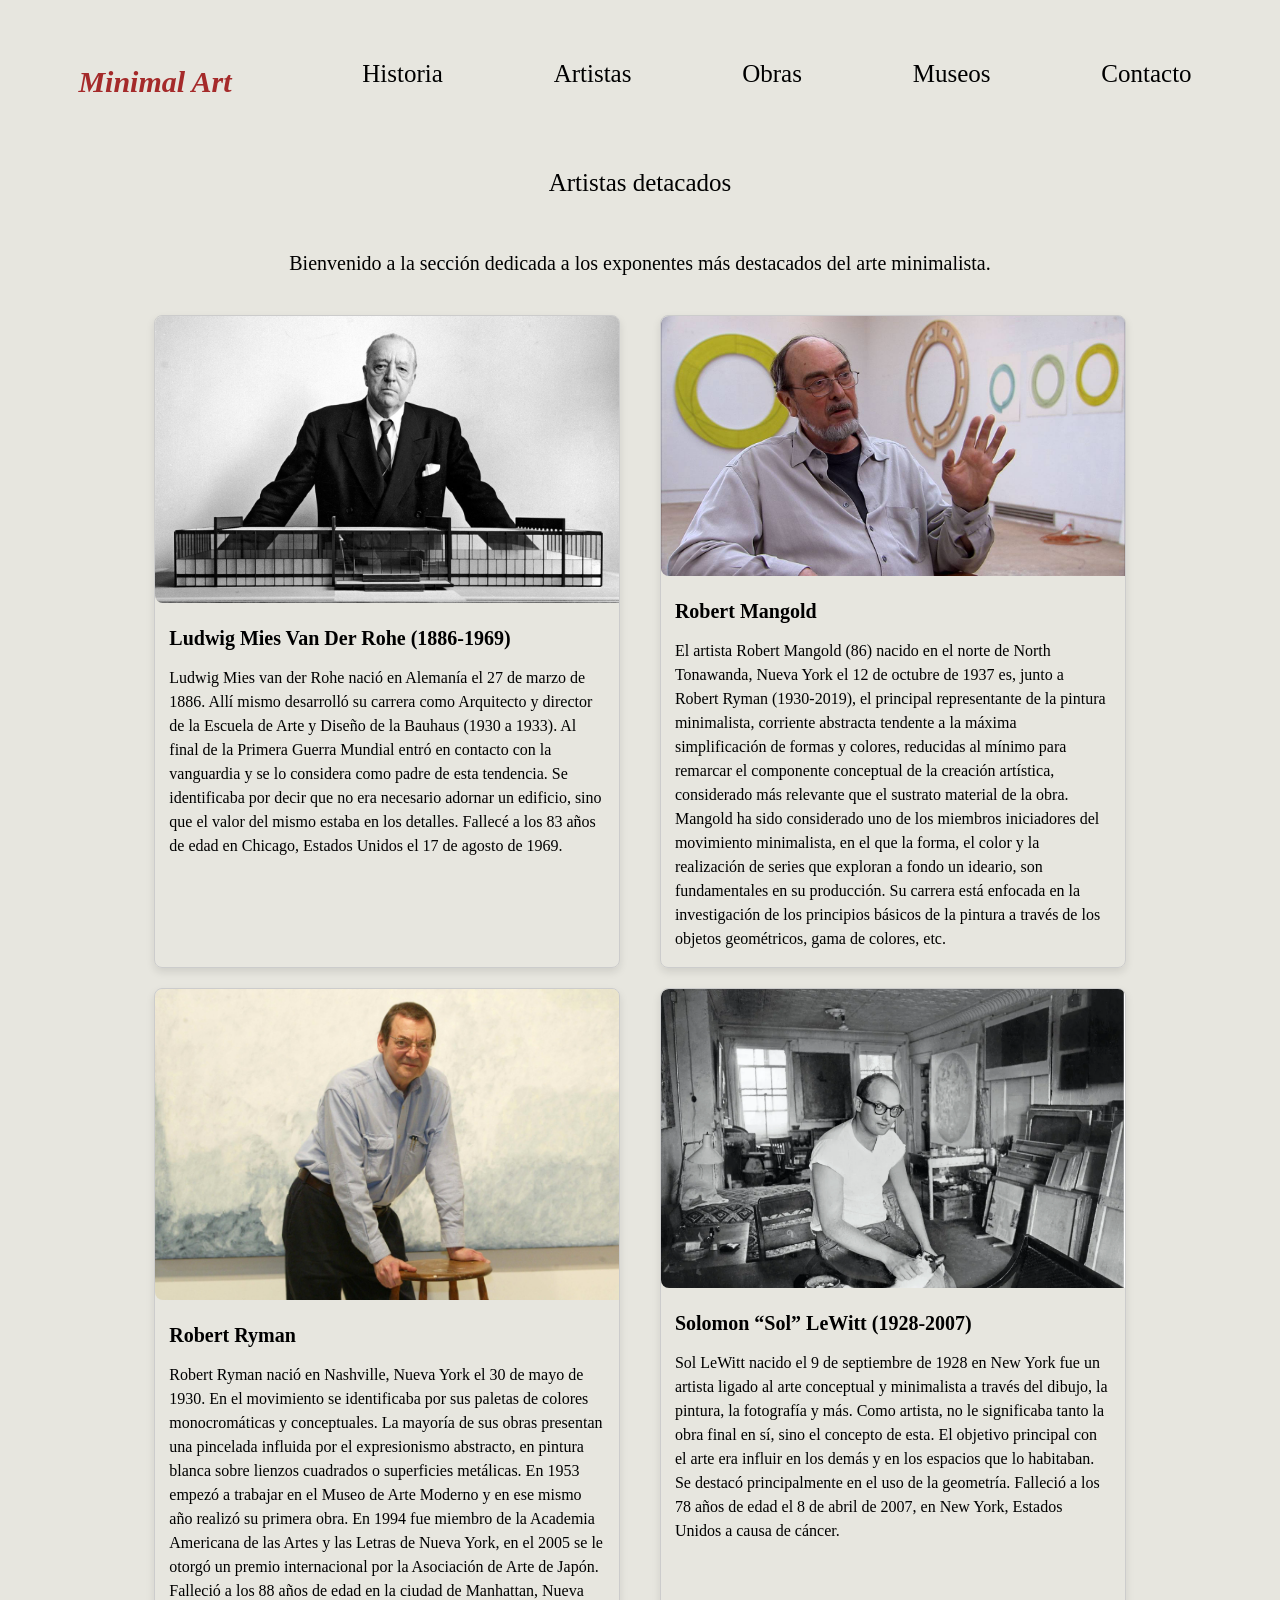
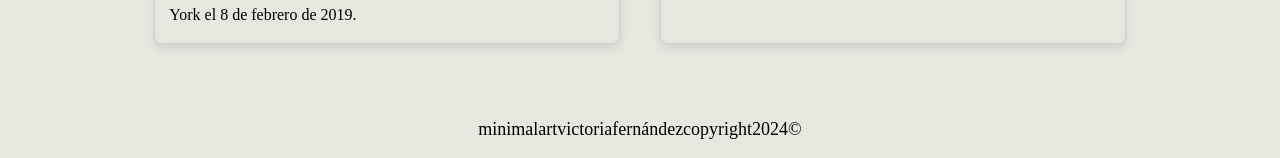
<file: artistas.html>
<!DOCTYPE html>
<html>
    <head>
     <meta charset="utf-8">
     <title> Minimal Art Web</title>
     <link href="estilos.css" rel="stylesheet" type="text/css">
     <meta name="viewport" content="width=device-width, initial-scale=1">
     <script src="https://ajax.googleapis.com/ajax/libs/jquery/3.5.1/jquery.min.js"></script>
     <script src="index.js"></script>
    </head>

    <body class="home-artistas">
        <header>
         <!--Título-web-->
            <div class="secciones">
                <div class="título-página">
                    <a class="navbar-brand" href="index.html">
                     <h3>Minimal Art</h3>
                    </a>
                </div>
             <!--Secciones-->
              <div class="col-sm-5"><a href="historia.html"><p>Historia</p></a></div>
              <div class="col-sm-5"><a href="artistas.html"><p>Artistas</p></a></div>
              <div class="col-sm-5"><a href="obras.html"><p>Obras</p></a></div>
              <div class="col-sm-5"><a href="museos.html"><p>Museos</p></a></div>
              <div class="col-sm-5"><a href="contacto.html"><p>Contacto</p></a></div>
            </div> 
        </header>

      <!--Título-sección-artistas-->
        <div class="título-sección-artistas">
         <p>Artistas detacados</p>
        </div>

        <!--Texto-introductorio-sección-artistas-->
        <div class="texto-introductorio-sección-artistas">
         <p>Bienvenido a la sección dedicada a los exponentes más destacados del arte minimalista. </p>
        </div>

        <!--Tarjetas-artistas-->
        <div class="card-container-artistas">
            <div class="card-artistas">
                <div class="card-body-artistas">
                    <div class="imagenes">
                     <img id="PrimeraImagen" src="./Imágenes/Artistas/Ludwig-Mies-Van-Der-Rohe/Retrato-Ludwig-Mies-Van-Der-Rohe-01.jpg" class="img-fluid rounded-start" alt="...">
                     <img class="SegundaImagen" src="./Imágenes/Artistas/Ludwig-Mies-Van-Der-Rohe/Retrato-Ludwig-Mies-Van-Der-Rohe-02.jpg" class="img-fluid rounded-start" alt="...">
                    </div>
                    <p class="card-title">Ludwig Mies Van Der Rohe (1886-1969)<p>
                    <p class="card-text">Ludwig Mies van der Rohe nació en Alemanía el 27 de marzo de 1886. Allí mismo desarrolló su carrera como Arquitecto y director de la Escuela de Arte y Diseño de la Bauhaus (1930 a 1933). 
                        Al final de la Primera Guerra Mundial entró en contacto con la vanguardia y  se lo considera como padre de esta tendencia. Se identificaba por decir que no era necesario adornar un edificio, sino que el valor del mismo estaba en los detalles.
                        Fallecé a los 83 años de edad en Chicago, Estados Unidos el 17 de agosto de 1969.
                    </p>
                </div>
            </div>
                

            <div class="card-artistas">
                <div class="card-body-artistas">
                    <div class="imagenes">
                     <img  id="PrimeraImagen" src="./Imágenes/Artistas/Robert-Mangold/Retrato-Robert-Mangold-01.jpg" class="img-fluid rounded-start" alt="...">
                     <img class="SegundaImagen" src="./Imágenes/Artistas/Robert-Mangold/Retrato-Robert-Mangold-02.jpg">
                    </div>
                    <p class="card-title">Robert Mangold<p>
                    <p class="card-text">El artista Robert Mangold (86) nacido en el norte de North Tonawanda, Nueva York el 12 de octubre de 1937 es, junto a Robert Ryman (1930-2019), el principal representante de la pintura minimalista, corriente abstracta tendente a la máxima simplificación de formas y colores, reducidas al mínimo para remarcar el componente conceptual de la creación artística, considerado más relevante que el sustrato material de la obra.
                        Mangold ha sido considerado uno de los miembros iniciadores del movimiento minimalista, en el que la forma, el color y la realización de series que exploran a fondo un ideario, son fundamentales en su producción.
                        Su carrera está enfocada en la investigación de los principios básicos de la pintura a través de los objetos geométricos, gama de colores, etc.
                    </p>
                </div>
            </div>
                
            <div class="card-artistas">
                <div class="card-body-artistas">
                    <div class="imagenes">
                     <img id="PrimeraImagen" src="./Imágenes/Artistas/Robert-Ryman/Retrato-Robert-Ryman-01.jpg" class="img-fluid rounded-start" alt="...">
                     <img class="SegundaImagen" src="./Imágenes/Artistas/Robert-Ryman/Retrato-Robert-Ryman-02.jpg">
                    </div>
                    <p class="card-title">Robert Ryman<p>
                    <p class="card-text">Robert Ryman nació en Nashville, Nueva York el 30 de mayo de 1930. En el movimiento se identificaba por sus paletas de colores monocromáticas y conceptuales. La mayoría de sus obras presentan una pincelada influida por el expresionismo abstracto, en pintura blanca sobre lienzos cuadrados o superficies metálicas.
                        En 1953 empezó a trabajar en el Museo de Arte Moderno y en ese mismo año realizó su primera obra. 
                        En 1994 fue miembro de la Academia Americana de las Artes y las Letras de Nueva York, en el 2005 se le otorgó un premio internacional por la Asociación de Arte de Japón. 
                        Falleció a los 88 años de edad en la ciudad de Manhattan, Nueva York el 8 de febrero de 2019. 
                    </p>
                </div>
            </div>
                
            <div class="card-artistas">
                <div class="card-body-artistas">
                    <div class="imagenes">
                     <img id="PrimeraImagen" src="./Imágenes/Artistas/Sol-Lewitt/Retrato-Sol-LeWitt-02.png" class="img-fluid rounded-start" alt="...">
                     <img class="SegundaImagen" src="./Imágenes/Artistas/Sol-Lewitt/Retrato-Sol-LeWitt-01.jpg">
                    </div>
                    <p class="card-title">Solomon “Sol” LeWitt (1928-2007)<p>
                    <p class="card-text">Sol LeWitt nacido el 9 de septiembre de 1928 en New York fue un artista ligado al arte conceptual y minimalista a través del dibujo, la pintura, la fotografía y más. 
                        Como artista, no le significaba tanto la obra final en sí, sino el concepto de esta. El objetivo principal con el arte era influir en los demás y en los espacios que lo habitaban. Se destacó principalmente en el uso de la geometría. 
                        Falleció a los 78 años de edad el 8 de abril de 2007, en New York, Estados Unidos a causa de cáncer. 
                    </p>
                </div>
            </div>
        </div>
    
        <!--Footer-->
        <footer>
            <div class="footer">
             <p class="copyright">minimalartvictoriafernándezcopyright2024©</p>
            </div>
        </footer>
    </body>
</html>
</file>
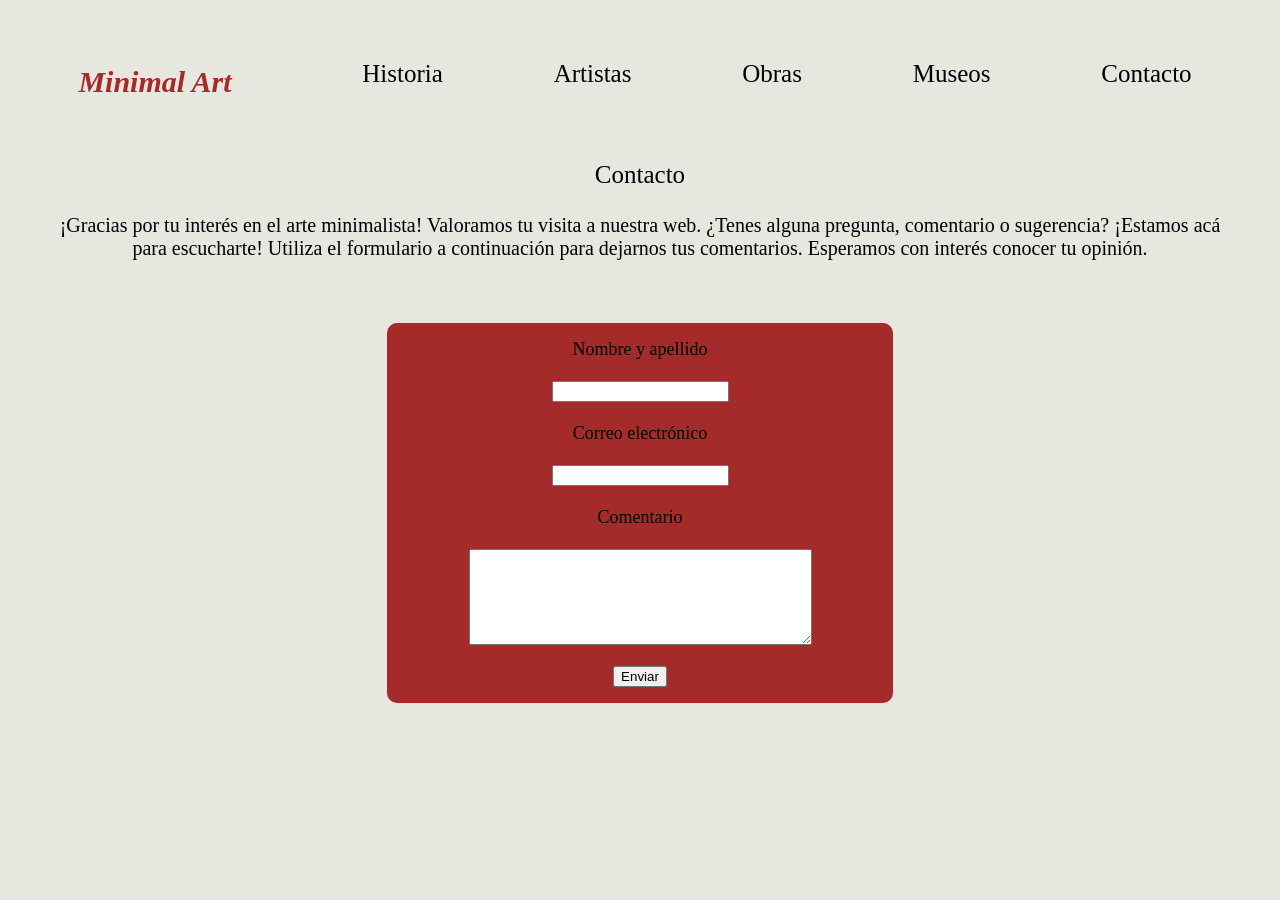
<file: contacto.html>
<!DOCTYPE html>
<html>
    <head>
     <meta charset="utf-8">
     <title> Minimal Art Web</title>
     <link href="estilos.css" rel="stylesheet" type="text/css">
     <meta name="viewport" content="width=device-width, initial-scale=1">
    </head>
    <body class="home-contacto">
        <header>
         <!--Título-web-->
            <div class="secciones">
                <div class="título-página">
                    <a class="navbar-brand" href="index.html">
                      <h6>Minimal Art</h6>
                    </a>
                </div>
             <!--Secciones-->
             <div class="col-sm-5"><a href="historia.html"><p>Historia</p></a></div>
             <div class="col-sm-5"><a href="artistas.html"><p>Artistas</p></a></div>
             <div class="col-sm-5"><a href="obras.html"><p>Obras</p></a></div>
             <div class="col-sm-5"><a href="museos.html"><p>Museos</p></a></div>
             <div class="col-sm-5"><a href="contacto.html"><p>Contacto</p></a></div>
            </div> 
        </header>
     <!--Título-sección-contacto-->
        <div class="título-sección-contacto">
            <p>Contacto</p>
        </div>

     <!--Texto-sección-contacto-->
        <div class="texto-sección-contacto">
         <p>¡Gracias por tu interés en el arte minimalista! Valoramos tu visita a nuestra web. ¿Tenes alguna pregunta, comentario o sugerencia? ¡Estamos acá para escucharte! Utiliza el formulario a continuación para dejarnos tus comentarios. Esperamos con interés conocer tu opinión.</p>
        </div>

     <!--Formulario-->
        <form action="">
         <label for="fname">Nombre y apellido</label><br>
         <input type="text" id="fname" name="fname"><br>
         
         <label for="lname">Correo electrónico</label><br>
         <input type="text" id="correo-electrónico" name="correo-electrónico"><br>
         
         <label for="lname">Comentario</label><br>
         <textarea id="message" name="message" rows="6" cols="40"></textarea><br>
         <button type="enviar">Enviar</button>
        </form>
    </body>
</html>
</file>
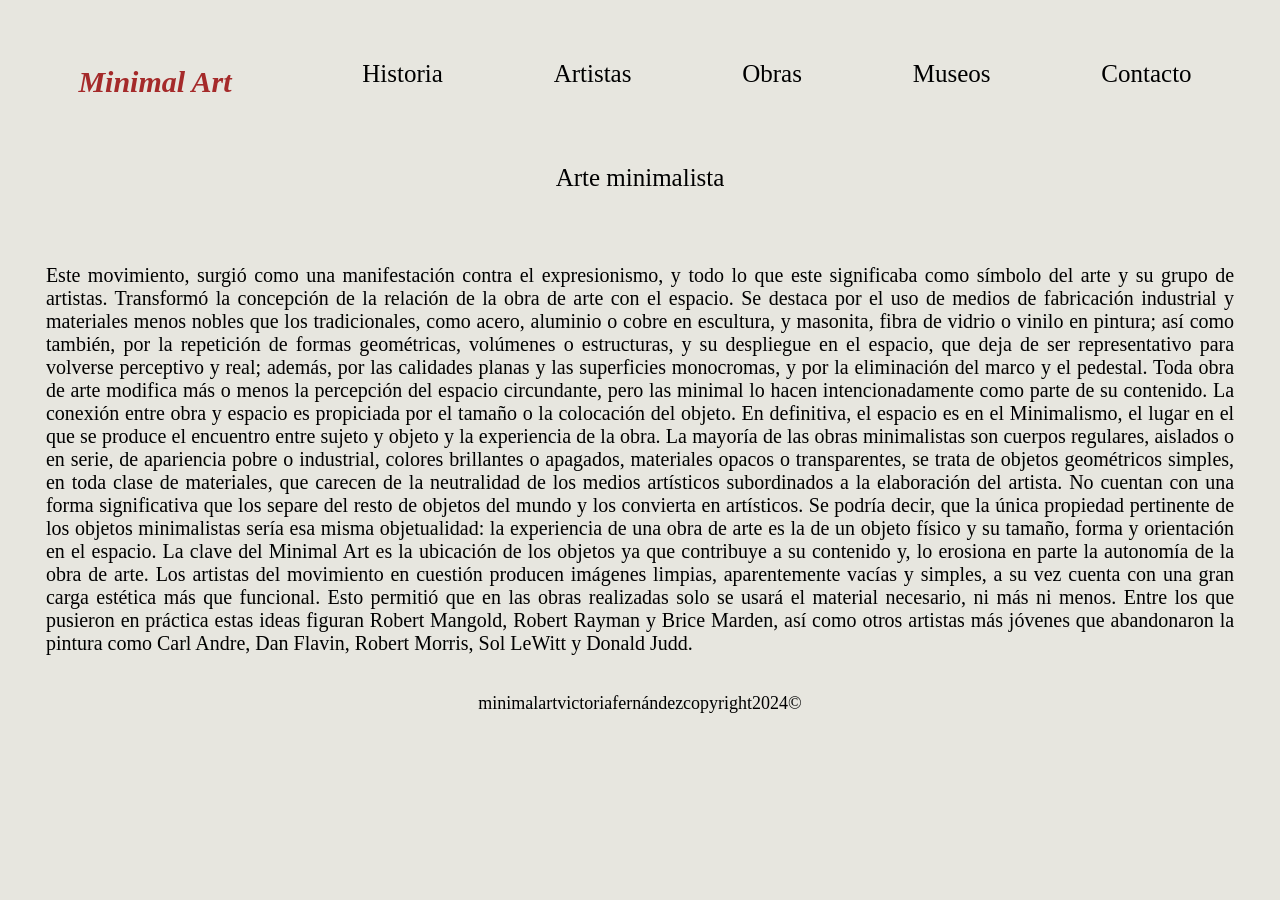
<file: historia.html>
<!DOCTYPE html>
<html>
    <head>
     <meta charset="utf-8">
     <title> Minimal Art Web</title>
     <link href="estilos.css" rel="stylesheet" type="text/css">
     <meta name="viewport" content="width=device-width, initial-scale=1">
    </head>
    <body class="home-historia">
        <header>
         <!--Título-web-->
            <div class="secciones">
                <div class="título-página">
                    <a class="navbar-brand" href="index.html">
                      <h2>Minimal Art</h2>
                    </a>
                </div>
             <!--Secciones-->
             <div class="col-sm-5"><a href="historia.html"><p>Historia</p></a></div>
             <div class="col-sm-5"><a href="artistas.html"><p>Artistas</p></a></div>
             <div class="col-sm-5"><a href="obras.html"><p>Obras</p></a></div>
             <div class="col-sm-5"><a href="museos.html"><p>Museos</p></a></div>
             <div class="col-sm-5"><a href="contacto.html"><p>Contacto</p></a></div>
            </div> 
        </header>

        <div class="título-sección-historia">
            <p>Arte minimalista</p>
        </div>

        

      <!--Información-arte-minimalista-->
        <div class="info-arte-minimalista">
            <p> Este movimiento, surgió como una manifestación contra el expresionismo, y todo lo que este significaba como símbolo del arte y su grupo de artistas. Transformó la concepción de la relación de la obra de arte con el espacio. 
               
               Se destaca por el uso de medios de fabricación industrial y materiales menos nobles que los tradicionales, como acero, aluminio o cobre en escultura, y masonita, fibra de vidrio o vinilo en pintura; así como también, por la repetición de formas geométricas, volúmenes o estructuras, y su despliegue 
               en el espacio, que deja de ser representativo para volverse perceptivo y real; además, por las calidades planas y las superficies monocromas, y por la eliminación del marco y el pedestal. 
            
               Toda obra de arte modifica más o menos la percepción del espacio circundante, pero las minimal lo hacen intencionadamente como parte de su contenido. La conexión entre obra y espacio es propiciada por el tamaño o la colocación del objeto. En definitiva, el espacio es en el Minimalismo, 
               el lugar en el que se produce el encuentro entre sujeto y objeto y la experiencia de la obra.
            
               La mayoría de las obras minimalistas son cuerpos regulares, aislados o en serie, de apariencia pobre o industrial, colores brillantes o apagados, materiales opacos o transparentes, se trata de objetos geométricos simples, en toda clase de materiales, que carecen de la neutralidad de 
               los medios artísticos subordinados a la elaboración del artista.
            
               No cuentan con una forma significativa que los separe del resto de objetos del mundo y los convierta en artísticos. Se podría decir, que la única propiedad pertinente de los objetos minimalistas sería esa misma objetualidad: la experiencia de una obra de arte es la de un objeto físico 
               y su tamaño, forma y orientación en el espacio.
            
              La clave del Minimal Art es la ubicación de los objetos ya que contribuye a su contenido y, lo erosiona en parte la autonomía de la obra de arte.
            
              Los artistas del movimiento en cuestión producen imágenes limpias, aparentemente vacías y simples, a su vez cuenta con una gran carga estética más que funcional. Esto permitió que en las obras realizadas solo se usará el material necesario, ni más ni menos. 
            
              Entre los que pusieron en práctica estas ideas figuran Robert Mangold, Robert Rayman y Brice Marden, así como otros artistas más jóvenes que abandonaron la pintura como Carl Andre, Dan Flavin, Robert Morris, Sol LeWitt y Donald Judd.
            </p>
        </div>

     <!--Footer-->
        <footer>
            <div class="footer">
             <p class="copyright">minimalartvictoriafernándezcopyright2024©</p>
            </div>
        </footer>
    </body>
</html>
</file>
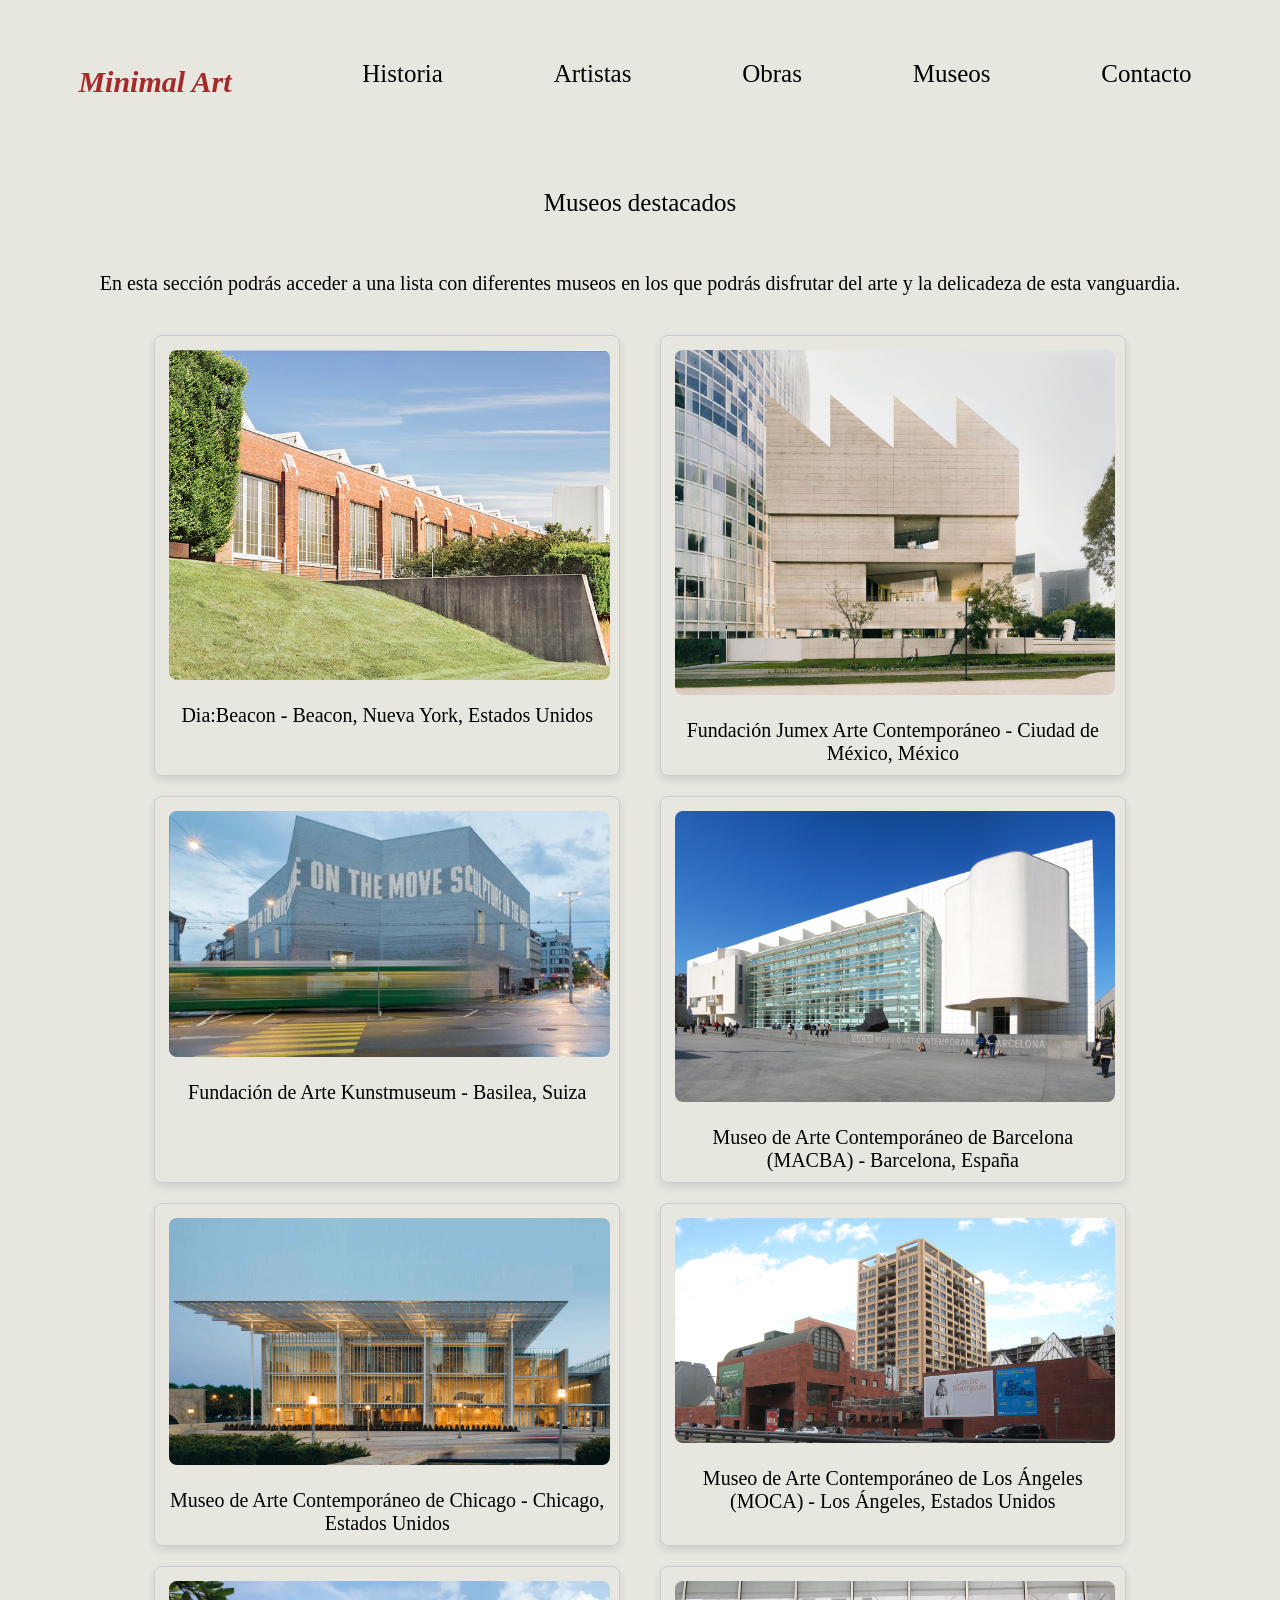
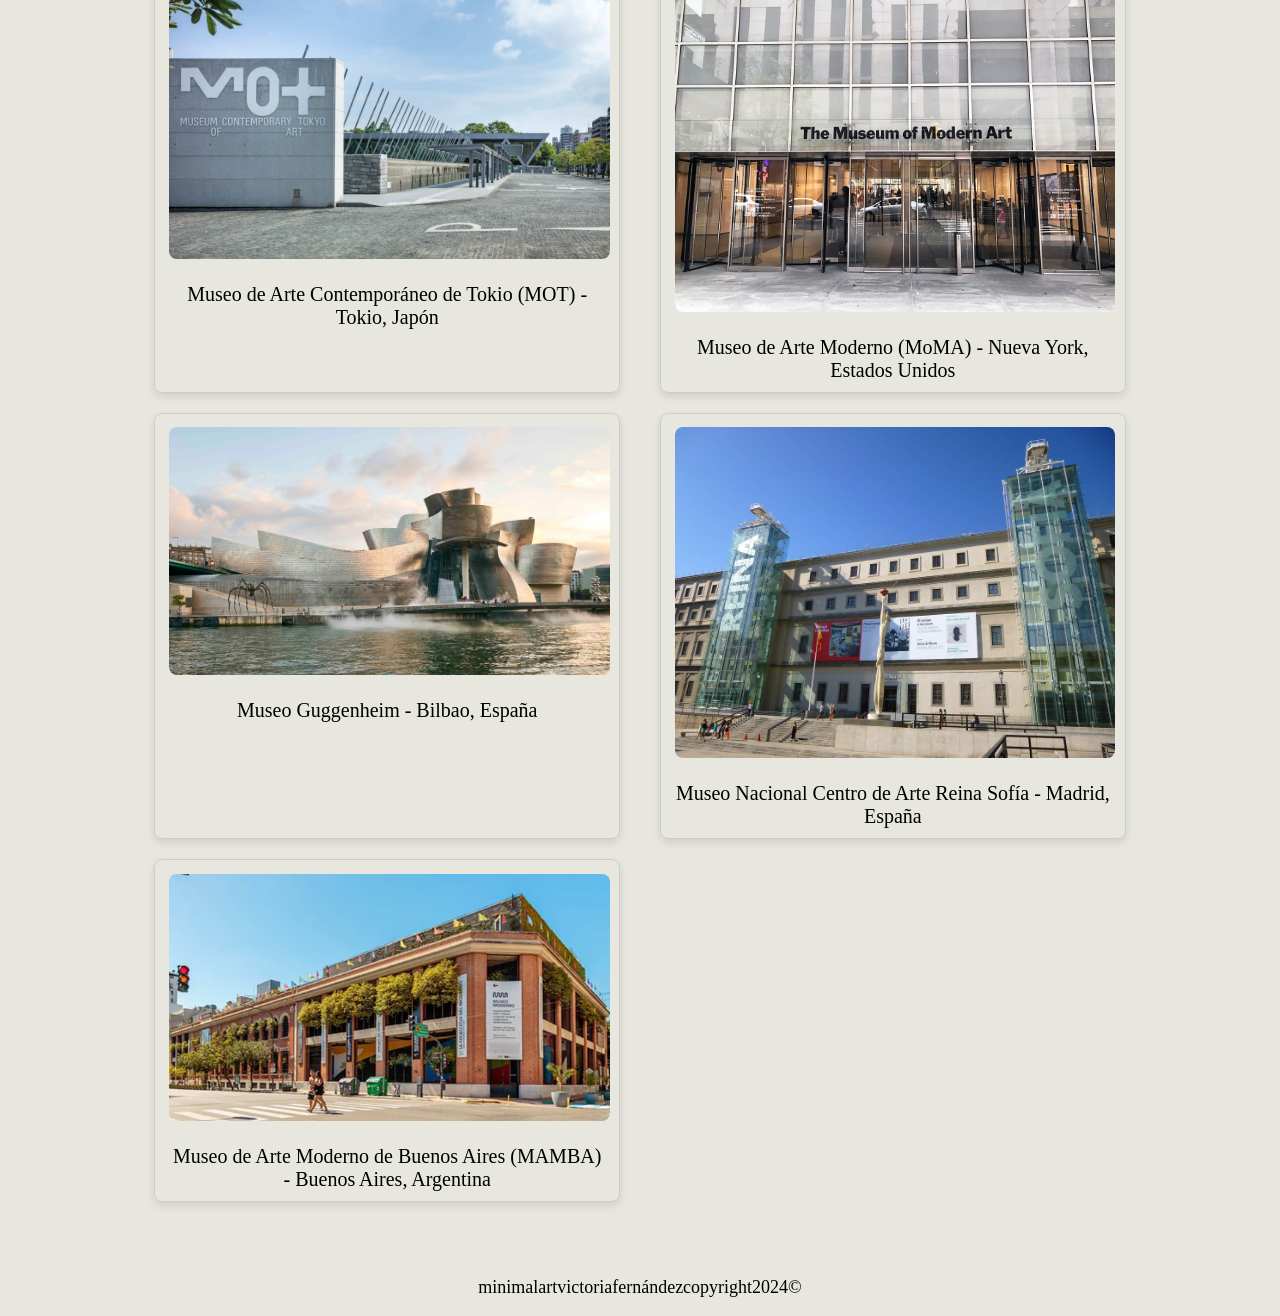
<file: museos.html>
<!DOCTYPE html>
<html>
    <head>
     <meta charset="utf-8">
     <title> Minimal Art Web</title>
     <link href="estilos.css" rel="stylesheet" type="text/css">
     <meta name="viewport" content="width=device-width, initial-scale=1">
    </head>

    <body class="home-museos">
        <header>
         <!--Título-web-->
            <div class="secciones">
                <div class="título-página">
                    <a class="navbar-brand" href="index.html">
                     <h5>Minimal Art</h5>
                    </a>
                </div>
             <!--Secciones-->
              <div class="col-sm-5"><a href="historia.html"><p>Historia</p></a></div>
              <div class="col-sm-5"><a href="artistas.html"><p>Artistas</p></a></div>
              <div class="col-sm-5"><a href="obras.html"><p>Obras</p></a></div>
              <div class="col-sm-5"><a href="museos.html"><p>Museos</p></a></div>
              <div class="col-sm-5"><a href="contacto.html"><p>Contacto</p></a></div>
            </div> 
        </header>

      <!--Título-sección-artistas-->
        <div class="título-sección-museos">
         <p>Museos destacados</p>
        </div>

     <!--Texto-introductorio-sección-museos-->
        <div class="texto-introductorio-sección-museos">
         <p>En esta sección podrás acceder a una lista con diferentes museos en los que podrás disfrutar del arte y la delicadeza de esta vanguardia.</p>
        </div>

     <!--Lista-museos-del-mundo-arte-minimalista-->
        <div class="card-container-museos">
            <div class="card-body-museos">
                <img src="./Imágenes/Museos/Museo-Día-Beacon.jpeg" class="img-fluid rounded-start" alt="...">
                <p>Dia:Beacon - Beacon, Nueva York, Estados Unidos</p>
            </div>

            <div class="card-body-museos">
                <img src="./Imágenes/Museos/Fundación-Jumex.jpeg" class="img-fluid rounded-start" alt="...">
                <p>Fundación Jumex Arte Contemporáneo - Ciudad de México, México</p>
            </div>

            <div class="card-body-museos">
                <img src="./Imágenes/Museos/Kunstmuseum-Basilea.jpeg" class="img-fluid rounded-start" alt="...">
                <p>Fundación de Arte Kunstmuseum - Basilea, Suiza</p>
            </div>
                

            <div class="card-body-museos">
                <img src="./Imágenes/Museos/Museo-MACBA.jpeg" class="img-fluid rounded-start" alt="...">
                <p>Museo de Arte Contemporáneo de Barcelona (MACBA) - Barcelona, España</p>
            </div>
                

            <div class="card-body-museos">
                <img src="./Imágenes/Museos/Museo-Arte-Chicago.webp" class="img-fluid rounded-start" alt="...">
                <p>Museo de Arte Contemporáneo de Chicago - Chicago, Estados Unidos</p>
            </div>
                

            <div class="card-body-museos">
                <img src="./Imágenes/Museos/Museo-MOCA.jpeg" class="img-fluid rounded-start" alt="...">
                <p>Museo de Arte Contemporáneo de Los Ángeles (MOCA) - Los Ángeles, Estados Unidos</p>
            </div>
                

            <div class="card-body-museos">
                <img src="./Imágenes/Museos/Museo-MOT.webp" class="img-fluid rounded-start" alt="...">
                <p>Museo de Arte Contemporáneo de Tokio (MOT) - Tokio, Japón</p>
            </div>
                

            <div class="card-body-museos">
                <img src="./Imágenes/Museos/Museo-MoMA.jpeg" class="img-fluid rounded-start" alt="...">
                <p>Museo de Arte Moderno (MoMA) - Nueva York, Estados Unidos</p>
            </div>
                

            <div class="card-body-museos">
                <img src="./Imágenes/Museos/Museo-Guggenheim.jpeg" class="img-fluid rounded-start" alt="...">
                <p>Museo Guggenheim - Bilbao, España</p>
            </div>
                

            <div class="card-body-museos">
                <img src="./Imágenes/Museos/Museo-Reina-Sofia.jpeg" class="img-fluid rounded-start" alt="...">
                <p> Museo Nacional Centro de Arte Reina Sofía - Madrid, España</p>
            </div>
                

            <div class="card-body-museos">
                <img src="./Imágenes/Museos/Museo-MAMBA.avif" class="img-fluid rounded-start" alt="...">
                <p>Museo de Arte Moderno de Buenos Aires (MAMBA) - Buenos Aires, Argentina</p>
            </div>

        </div>

     <!--Footer-->
        <footer>
            <div class="footer">
             <p class="copyright">minimalartvictoriafernándezcopyright2024©</p>
            </div>
        </footer>
     <script src="index.js"></script>
    </body>
</html>
</file>
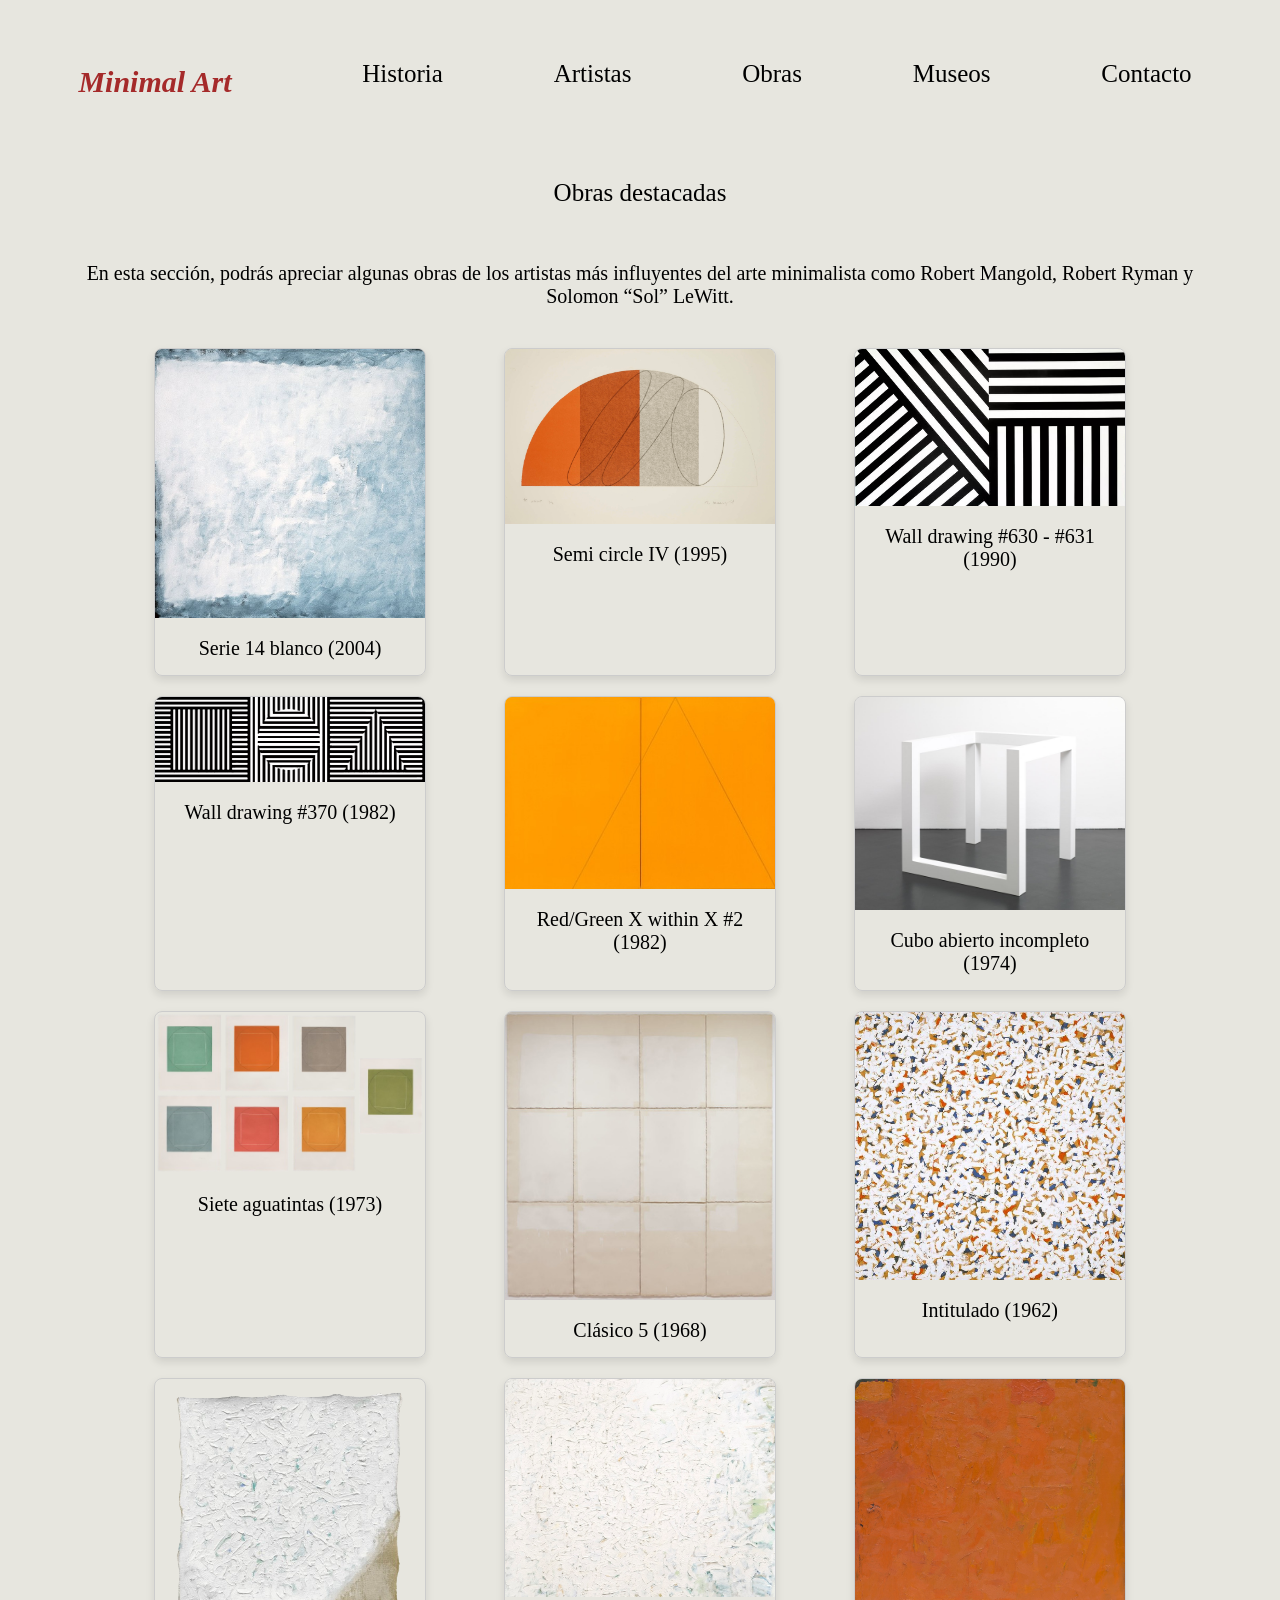
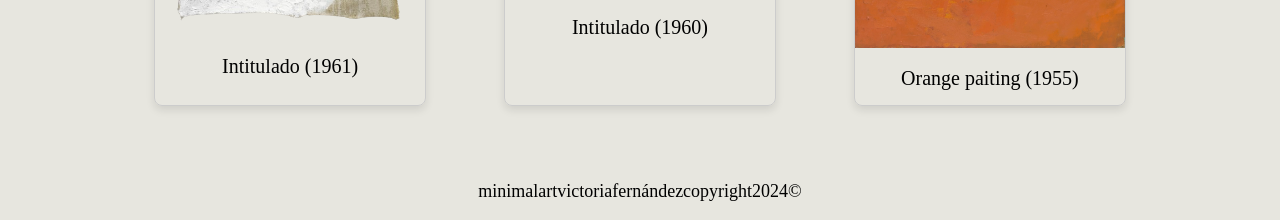
<file: obras.html>
<!DOCTYPE html>
<html>
  <head>
    <meta charset="utf-8">
    <title> Minimal Art Web</title>
    <link href="estilos.css" rel="stylesheet" type="text/css">
    <meta name="viewport" content="width=device-width, initial-scale=1">
  </head>

  <body class="home-obras">
    <header>
      <!--Título-web-->
      <div class="secciones">
        <div class="título-página">
          <a class="navbar-brand" href="index.html">
            <h4>Minimal Art</h4>
          </a>
        </div>
        <!--Secciones-->
        <div class="col-sm-5"><a href="historia.html"><p>Historia</p></a></div>
        <div class="col-sm-5"><a href="artistas.html"><p>Artistas</p></a></div>
        <div class="col-sm-5"><a href="obras.html"><p>Obras</p></a></div>
        <div class="col-sm-5"><a href="museos.html"><p>Museos</p></a></div>
        <div class="col-sm-5"><a href="contacto.html"><p>Contacto</p></a></div>
      </div> 
    </header>

    <!--Título-sección-compra-->
    <div class="título-sección-obras">
      <p>Obras destacadas</p>
    </div>

    <div class="texto-introductorio-sección-obras">
      <p>En esta sección, podrás apreciar algunas obras de los artistas más influyentes del arte minimalista como Robert Mangold, Robert Ryman y Solomon “Sol” LeWitt. </p>
    </div>

    <!--Galería-de-imágenes-sección-obras-->
    <div class="gallery-container-obras">
      <div class="gallery">
        <a target="_blank" href="">
         <img src="./Imágenes/Obras/Robert-Ryman/Robert-Ryman-serie-14.jpeg" alt="Forest" width="600" height="400">
        </a>
        <div class="desc">Serie 14 blanco (2004)</div>
      </div>

      <div class="gallery">
        <a target="_blank" href="">
         <img src="./Imágenes/Obras/Robert-Mangold/Semi-Circle-IV.jpg" alt="Northern Lights" width="600" height="400">
        </a>
       <div class="desc">Semi circle IV (1995)</div>
      </div>

      <div class="gallery">
        <a target="_blank" href="">
         <img src="./Imágenes/Obras/Sol-Lewitt/Wall-Drawing-630-631.jpg" alt="Mountains" width="600" height="400">
        </a>
        <div class="desc">Wall drawing #630 - #631 (1990)</div>
      </div>

      <div class="gallery">
        <a target="_blank" href="">
         <img src="./Imágenes/Obras/Sol-Lewitt/Wall-Drawing-370.webp" alt="Forest" width="600" height="400">
        </a>
       <div class="desc">Wall drawing #370 (1982)</div>
      </div>

      <div class="gallery">
        <a target="_blank" href="">
         <img src="./Imágenes/Obras/Robert-Mangold/Red:Green-X-within-X-02-1982.jpeg" alt="Mountains" width="600" height="400">
        </a>
        <div class="desc">Red/Green X within X #2 (1982)</div>
      </div>

      <div class="gallery">
        <a target="_blank" href="">
         <img src="./Imágenes/Obras/Sol-Lewitt/Cubo-abierto-incompleto (1974).jpg" alt="Northern Lights" width="600" height="400">
        </a>
       <div class="desc">Cubo abierto incompleto (1974)</div>
      </div>

      <div class="gallery">
        <a target="_blank" href="">
         <img src="./Imágenes/Obras/Robert-Mangold/Siete-aguantias.png" alt="Forest" width="600" height="400">
        </a>
       <div class="desc">Siete aguatintas (1973)</div>
      </div>

      <div class="gallery">
        <a target="_blank" href="">
         <img src="./Imágenes/Obras/Robert-Ryman/Clásico-5.jpg" alt="Mountains" width="600" height="400">
        </a>
       <div class="desc">Clásico 5 (1968)</div>
      </div>

      <div class="gallery">
        <a target="_blank" href="">
         <img src="./Imágenes/Obras/Robert-Ryman/Intitulado-1962.png" alt="Mountains" width="600" height="400">
        </a>
       <div class="desc">Intitulado (1962)</div>
      </div>

      <div class="gallery">
        <a target="_blank" href="">
         <img src="./Imágenes/Obras/Robert-Ryman/Intitulado-1961.png" alt="Mountains" width="600" height="400">
        </a>
       <div class="desc">Intitulado (1961)</div>
      </div>

      <div class="gallery">
        <a target="_blank" href="">
         <img src="./Imágenes/Obras/Robert-Ryman/Intitulado-1960.jpg" alt="Mountains" width="600" height="400">
        </a>
       <div class="desc">Intitulado (1960)</div>
      </div>

      <div class="gallery">
        <a target="_blank" href="">
         <img src="./Imágenes/Obras/Robert-Ryman/Orange-paiting.png" alt="Mountains" width="600" height="400">
        </a>
       <div class="desc">Orange paiting (1955)</div>
      </div>
    </div>
    

    <!--Footer-->
    <footer>
      <div class="footer">
       <p class="copyright">minimalartvictoriafernándezcopyright2024©</p>
      </div>
    </footer>

  </body>
</html>
</file>
<file: estilos.css>
@font-face{
    font-family: 'Nanum Myeongjo', serif;
    src: url(Cormorant-Italic-VariableFont_wght.ttf);
}

@font-face{
    font-family: 'Nanum Myeongjo', serif 700;  
    src: url(NanumMyeongjo-Bold.ttf);
}
body {
    max-width: 100%;
    overflow-x: hidden; /* Esto oculta cualquier contenido que se desborda horizontalmente */
}

/* Estilos específicos para index.html */
/* Estilos específicos para fondo-página-index.html */
.home-index{
    background-image: url('./Imágenes/Obras/Background-index.jpg');
    background-size: cover; 
    background-position: center; 
    
}

.título-página{
    display: flex; 
    justify-content: space-around; 
    padding: 10px;
}

.título-página h1{
    font-family: 'Nanum Myeongjo', serif;
    text-decoration: none;
    color: brown;
    font-size: 30px;
    font-style: italic;
    text-align: center;
}

.título-página h1{
    padding-right: 30px;
}

.secciones{
    display: flex; 
    justify-content: space-around; 
    padding: 10px;
    margin-top: 2%;
}

.secciones a{
    font-family: 'Nanum Myeongjo', serif;
    text-decoration: none;
    color: black;
    font-size: 25px;
    text-align: center;
}

.secciones p{
    padding-right: 30px;
}

/* Estilos específicos para texto introductorio home */
.texto-introductorio-home{
    font-family: 'Nanum Myeongjo', serif;
    text-align: center;
    font-size: 18px;
    margin-top: 35px;
    margin-left: 20px;
    margin-right: 20px;
}

/* Estilos específicos para carrousel-historia */
.carousel {
    width: 500%;
    overflow: hidden;
}
 
.carousel-inner { 
    display: flex;
    transition: transform 0.5s ease-in-out;
}
 
.carousel-item{
    width: calc(120% / 12); /* Calcula el ancho para que haya espacio entre las imágenes */
    margin-right: 10px; /* Ajusta el espacio entre las imágenes según sea necesario */
    box-sizing: border-box;
}

.carousel-item:last-child {
    margin-right: 0; /* Elimina el margen derecho del último elemento */
}

.carousel-item img {
    max-width: 100%;
    height: auto;
}

@keyframes slide{
    0% {margin-left: 0%;}
    8.33% {margin-left: 0%;}
    
    16.66% {margin-left: -100%;}
    24.99% {margin-left: -100%;}
    
    33.32% {margin-left: -200%;}
    41.65% {margin-left: -200%;}
    
    49.98% {margin-left: -300%;}
    58.31% {margin-left: -300%;}
    
    66.64% {margin-left: -400%;}
    74.97% {margin-left: -400%;}
    
    83.30% {margin-left: -500%;}
    91.63% {margin-left: -500%;}
    
    99.96% {margin-left: -600%;}
}

.texto-home{
    font-family: 'Nanum Myeongjo', serif;
    text-align: center;
    font-size: 18px;
    margin-top: 35px;
    margin-left: 3%;
    margin-right: 3%;
}

/* Estilos específicos para historia.html */
.home-historia{
    background-color: #E7E6DF;
    background-size: cover; 
    background-position: center; 
}

.navbar-brand{
    display: flex; 
    justify-content: space-around; 
    padding: 10px;
}

.navbar-brand h2{
    text-decoration: none;
    color: brown;
    font-size: 30px;
    font-style: italic;
    text-align: center;
    margin-top: 2%;
}

.navbar-brand h2{
    padding-right: 30px;
}

.título-sección-historia{
    display: flex; 
    justify-content: space-around; 
    padding: 10px;
    margin-top: -2%;
}

.título-sección-historia p{
    font-family: 'Nanum Myeongjo', serif 700;  
    font-style: bold;
    text-decoration: none;
    color: black;
    font-size: 25px;
    text-align: center;
    margin-top: 2%;
}

.info-arte-minimalista{
   font-family: 'Nanum Myeongjo', serif;
   margin-top: 3%;
   margin-left: 3%;
   margin-right: 3%;
   margin-bottom: 3%;
   font-size: 20px;
   text-align: justify;
   color: black;
}

/* Estilos específicos para artistas.html */
.home-artistas{
    background-color: #E7E6DF;
    background-size: cover; 
    background-position: center; 
}

.navbar-brand{
    display: flex; 
    justify-content: space-around; 
    padding: 10px;
    margin-top: 3%;
}

.navbar-brand h3{
    text-decoration: none;
    color: brown;
    font-size: 30px;
    font-style: italic;
    text-align: center;
    margin-top: 2%;
}

.navbar-brand h3{
    padding-right: 30px;
}

.título-sección-artistas{
    display: flex; 
    justify-content: space-around; 
    padding: 10px;
    margin-top: -2%;
}

.título-sección-artistas p{
    font-family: 'Nanum Myeongjo', serif 700;  
    text-decoration: none;
    color: black;
    font-size: 25px;
    text-align: center;
    margin-top: 2%;
}

.texto-introductorio-sección-artistas{
    font-family: 'Nanum Myeongjo', serif;
    text-align: center;
    margin-top: 20px;
    color: black; 
    font-size: 20px;
}

/* Estilos para el contenedor principal */
.card-container-artistas {
    display: flex;
    flex-wrap: wrap; /* Para que los elementos envuelvan a la siguiente línea si no hay espacio suficiente */
    justify-content: space-between; /* Para distribuir los elementos horizontalmente */
    padding: 20px;
    margin-left: 10%;
    margin-right: 10%;
}

/* Estilos para cada tarjeta */
.card-artistas {
    flex-basis: calc(50% - 20px); /* Establecer el ancho de cada tarjeta */
    margin-bottom: 20px; /* Margen inferior entre cada tarjeta */
    border: 1px solid #ccc;
    border-radius: 8px;
    box-shadow: 0 4px 8px rgba(0, 0, 0, 0.1);
    overflow: hidden; /* Para asegurar que la imagen no sobresalga */
    position: relative;
}

/* Estilos para las imágenes dentro de las tarjetas */
.card-artistas img {
    width: 100%;
    height: auto;
    border-top-left-radius: 8px;
    border-bottom-left-radius: 8px;
    transition: transform 0.5s ease;
}

.SegundaImagen {
    position: absolute; /* Posicionamos absolutamente dentro de la tarjeta */
    top: 0;
    left: 0;
    width: 100%; /* Igualamos el ancho */
    height: auto; /* Mantenemos la relación de aspecto */
    display: none; /* Ocultamos la SegundaImagen por defecto */
}

/* Cuando se pasa el cursor sobre la tarjeta, mostramos la SegundaImagen y ocultamos la PrimeraImagen */
.PrimeraImagen:hover {
    opacity: 0; /* Hacemos la PrimeraImagen transparente */
}

.card-artistas:hover .SegundaImagen {
    display: block;
}
  
/* Estilos para el título de la tarjeta */ 
.card-title {
    font-size: 1.25rem; /* Tamaño de fuente del título */
    font-weight: bold; /* Negrita para el título */
    margin-bottom: 10px; /* Espacio entre el título y el texto */
    margin-left: 3%;
}
  
/* Estilos para el texto de la tarjeta */
.card-text {
    font-size: 1rem; /* Tamaño de fuente del texto */
    line-height: 1.5; /* Altura de línea para mejorar la legibilidad */
    margin-left: 3%;
    margin-right: 3%;
}

/* Estilos específicos para obras.html */
.home-obras{
    background-color: #E7E6DF;
    background-size: cover; 
    background-position: center; 
}

.navbar-brand{
    display: flex; 
    justify-content: space-around; 
    padding: 10px;
    margin-top: 3%;
}

.navbar-brand h4{
    text-decoration: none;
    color: brown;
    font-size: 30px;
    font-style: italic;
    text-align: center;
    margin-top: 2%;
}

.navbar-brand h4{
    padding-right: 30px;
}

.título-sección-obras{
    display: flex; 
    justify-content: space-around; 
    padding: 10px;
    margin-top: -2%;
}

.título-sección-obras p{
    font-family: 'Nanum Myeongjo', serif 700;  
    text-decoration: none;
    color: black;
    font-size: 25px;
    text-align: center;
    margin-top: 2%;
}

.texto-introductorio-sección-obras{
    font-family: 'Nanum Myeongjo', serif;
    text-align: center;
    margin-top: 20px;
    color: black; 
    font-size: 20px;
    margin-left: 5%;
    margin-right: 5%;
}

/* Estilos específicos para gallery-sección-obras */
.gallery {
    flex-basis: calc(30% - 20px); /* Establecer el ancho de cada tarjeta */
    margin-bottom: 20px; /* Margen inferior entre cada tarjeta */
    border: 1px solid #ccc;
    border-radius: 8px;
    box-shadow: 0 4px 8px rgba(0, 0, 0, 0.1);
    overflow: hidden; /* Para asegurar que la imagen no sobresalga */
}

.gallery-container-obras {
    display: flex;
    flex-wrap: wrap; /* Para que los elementos envuelvan a la siguiente línea si no hay espacio suficiente */
    justify-content: space-between; /* Para distribuir los elementos horizontalmente */
    padding: 20px;
    margin-left: 10%;
    margin-right: 10%;
}

.gallery:nth-child(3n) {
    margin-right: 0; 
}

.gallery:hover {
    border: 1px solid #777;
}

.gallery img {
    width: 100%; 
    height: auto;
    max-width: 100%; 
    max-height: 100%; 
}

.desc {
    padding: 15px;
    font-size: 20px;
    text-align: center;
}

/* Estilos específicos para museos.html */
.home-museos{
    background-color: #E7E6DF;
    background-size: cover; 
    background-position: center; 
}

.navbar-brand{
    display: flex; 
    justify-content: space-around; 
    padding: 10px;
    margin-top: 3%;
}

.navbar-brand h5{
    text-decoration: none;
    color: brown;
    font-size: 30px;
    font-style: italic;
    text-align: center;
    margin-top: 2%;
}

.navbar-brand h5{
    padding-right: 30px;
}

.título-sección-museos{
    display: flex; 
    justify-content: space-around; 
    padding: 10px;
    margin-top: -2%;
}

.título-sección-museos p{
    font-family: 'Nanum Myeongjo', serif 700;  
    text-decoration: none;
    color: black;
    font-size: 25px;
    text-align: center;
    margin-top: 2%;
}

.texto-introductorio-sección-museos{
    font-family: 'Nanum Myeongjo', serif;
    text-align: center;
    margin-top: 20px;
    color: black; 
    font-size: 20px;
}

/* Estilos específicos para tarjetas museos del mundo */
.card-container-museos {
    display: flex;
    flex-wrap: wrap; /* Para que los elementos envuelvan a la siguiente línea si no hay espacio suficiente */
    justify-content: space-between; /* Para distribuir los elementos horizontalmente */
    padding: 20px;
    margin-left: 10%;
    margin-right: 10%;
}

.card-body-museos {
    flex-basis: calc(50% - 20px); /* Establecer el ancho de cada tarjeta */
    margin-bottom: 20px; /* Margen inferior entre cada tarjeta */
    border: 1px solid #ccc;
    border-radius: 8px;
    box-shadow: 0 4px 8px rgba(0, 0, 0, 0.1);
    overflow: hidden; /* Para asegurar que la imagen no sobresalga */
}
  
/* Estilos para las imágenes dentro de las tarjetas */
.card-body-museos img {
    width: 95%; /* Para que la imagen ocupe todo el ancho de la tarjeta */
    height: auto; /* Para mantener la relación de aspecto */
    border-radius: 8px; /* Borde redondeado */
    margin-left: 3%;
    margin-top: 3%;
}
  
/* Estilos para el título de la tarjeta */
.card-body-museos p{
    font-family: 'Nanum Myeongjo', serif 700;  
    font-size: 1.25rem; /* Tamaño de fuente del título */
    margin-bottom: 10px; /* Espacio entre el título y el texto */
    margin-left: 3%;
    margin-right: 3%;
    text-align: center;
}

/* Estilos específicos para contacto.html */
.home-contacto{
    background-color: #E7E6DF;
    background-size: cover; 
    background-position: center; 
}

.navbar-brand{
    display: flex; 
    justify-content: space-around; 
    padding: 10px;
    margin-top: 3%;
}

.navbar-brand h6{
    text-decoration: none;
    color: brown;
    font-size: 30px;
    font-style: italic;
    text-align: center;
    margin-top: 2%;
}

.navbar-brand h6{
    padding-right: 30px;
}

.título-sección-contacto p{
    font-family: 'Nanum Myeongjo', serif 700;  
    text-decoration: none;
    color: black;
    font-size: 25px;
    text-align: center;
    margin-top: -3%;
}

.texto-sección-contacto{
    font-family: 'Nanum Myeongjo', serif;
    text-align: center;
    margin-top: 20px;
    color: black; 
    font-size: 20px;
    margin-left: 3%;
    margin-right: 3%;
}

/* Estilos específicos para formulario */
form{
    font-family: 'Nanum Myeongjo', serif;
    display: flex;
    flex-direction: column;
    align-items: center;
    margin-bottom: 20px;
    font-size: 18px;
    margin-top: -3%;
}

form p {
    text-align: center;
}

*{box-sizing: border-box;}

form{
    width: 40%;
    padding: 16px;
    border-radius: 10px;
    margin: auto;
    background-color:brown;
    margin-top: 5%;
    margin-bottom: 5%;
    transition: 0.3s;
}

/* Estilos específicos footer */
.footer{
    font-family: 'Nanum Myeongjo', serif 700;  
    text-align: center;
    font-size: 18px;
    margin-top: 35px;
    margin-left: 20px;
    margin-right: 20px;
}
</file>
